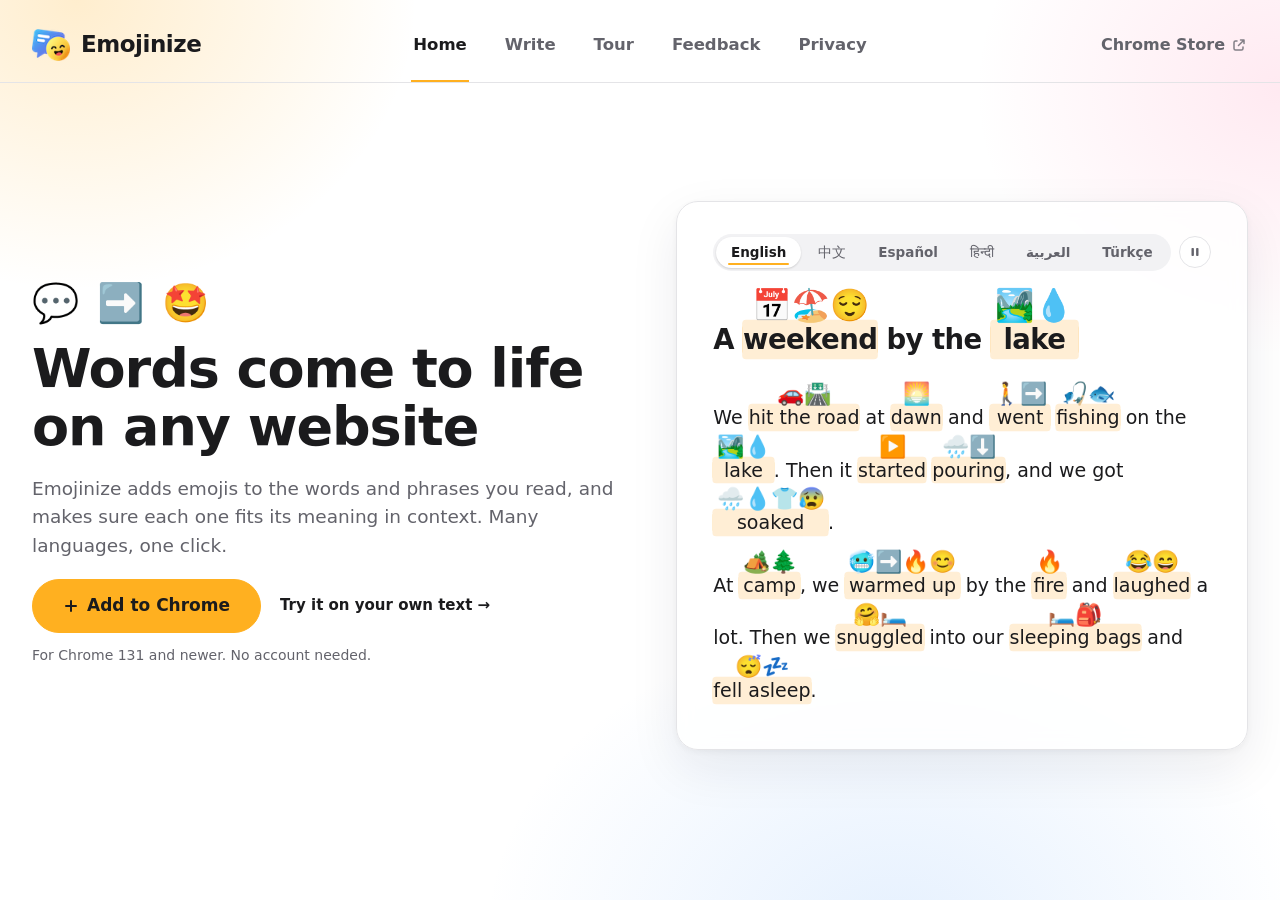
<file: index.html>
<!doctype html>
<html lang="en">
<head>
  <meta charset="utf-8">
  <meta name="viewport" content="width=device-width, initial-scale=1, viewport-fit=cover">
  <title>Emojinize: emojis for the words you read</title>
  <meta name="description" content="Emojinize is a Chrome extension that adds emojis to the words and phrases you read on any website, each one picked for what it means in context.">
  <link rel="canonical" href="https://emojinize.com/">
  <meta property="og:type" content="website">
  <meta property="og:site_name" content="Emojinize">
  <meta property="og:title" content="Emojinize: emojis for the words you read">
  <meta property="og:description" content="Words come to life on any website. Emojinize adds emojis that fit what each word means in context.">
  <meta property="og:url" content="https://emojinize.com/">
  <meta property="og:image" content="https://emojinize.com/assets/icons/store128.png">
  <meta name="twitter:card" content="summary">
  <meta name="theme-color" content="#ffffff" media="(prefers-color-scheme: light)">
  <meta name="theme-color" content="#19191b" media="(prefers-color-scheme: dark)">
  <link rel="icon" type="image/png" sizes="32x32" href="/assets/icons/icon32.png">
  <link rel="icon" type="image/png" sizes="16x16" href="/assets/icons/icon16.png">
  <link rel="apple-touch-icon" href="/assets/icons/store128.png">
  <link rel="stylesheet" href="/assets/site.css">
  <script>document.documentElement.classList.add("js");</script>
  <script src="/assets/config.js" defer></script>
  <script src="/assets/samples.js" defer></script>
  <script src="/assets/site.js" defer></script>
  <script src="/assets/stats.js" defer></script>
  <script src="/assets/carousel.js" defer></script>
</head>
<body>
  <header class="snav" data-emojinize="ui">
    <a class="slogo" href="/"><img src="/assets/icons/mark40.png" srcset="/assets/icons/mark40.png 48w, /assets/icons/mark60.png 72w, /assets/icons/mark80.png 96w, /assets/icons/mark120.png 144w" sizes="(min-width: 1100px) 38px, 29px" width="29" height="24" alt="">Emojinize</a>
    <nav class="links" aria-label="Site">
      <a href="/" aria-current="page">Home</a>
      <a href="/write/">Write</a>
      <a href="/tour/">Tour</a>
      <a href="/feedback/">Feedback</a>
      <a href="/privacy/">Privacy</a>
    </nav>
    <a class="storelink" href="https://chromewebstore.google.com/detail/cbofieekacidabdkojipfaokcahhbplm" data-store="nav">Chrome Store<svg width="13" height="13" viewBox="0 0 14 14" fill="none" stroke="currentColor" stroke-width="1.5" stroke-linecap="round" stroke-linejoin="round" aria-hidden="true"><path d="M5 3H3.5A1.5 1.5 0 0 0 2 4.5v6A1.5 1.5 0 0 0 3.5 12h6a1.5 1.5 0 0 0 1.5-1.5V9"/><path d="M8.5 2H12v3.5M12 2L6.5 7.5"/></svg></a>
  </header>

  <main class="pg pg-home">
    <section class="hero">
      <div class="copy">
        <div class="deco" aria-hidden="true"><span>💬</span><span>➡️</span><span>🤩</span></div>
        <h1 class="disp">Words come to life on any website</h1>
        <p class="lede">Emojinize adds emojis to the words and phrases you read, and makes sure each one fits its meaning in context. Many languages, one click.</p>

        <div class="act" data-when="new" data-emojinize="ui">
          <div class="cta">
            <a class="sbtn primary lg" href="https://chromewebstore.google.com/detail/cbofieekacidabdkojipfaokcahhbplm" data-store="home"><svg width="16" height="16" viewBox="0 0 16 16" fill="none" stroke="currentColor" stroke-width="2" stroke-linecap="round" aria-hidden="true"><path d="M8 3v10M3 8h10"/></svg>Add to Chrome</a>
            <a class="sbtn link" href="/write/">Try it on your own text →</a>
          </div>
          <p class="cap">For Chrome 131 and newer. No account needed.</p>
        </div>

        <div class="act" data-when="installed" data-emojinize="ui" hidden>
          <div class="cta">
            <span class="inst-big"><svg width="16" height="16" viewBox="0 0 16 16" fill="none" stroke="currentColor" stroke-width="2" stroke-linecap="round" stroke-linejoin="round" aria-hidden="true"><path d="M3.5 8.5l3 3 6-7"/></svg>Emojinize is installed</span>
            <a class="sbtn" href="/tour/">Take the tour</a>
          </div>
          <p class="cap">Open it from your toolbar, or press <kbd>Alt</kbd> <kbd>Shift</kbd> <kbd>E</kbd>.</p>
        </div>
      </div>

      <div class="scard demo lc" data-room data-carousel data-emojinize="ui">
        <div class="lc-bar">
          <div class="lc-tabs" role="tablist" aria-label="Language of the sample">
            <button type="button" role="tab" id="lc-tab-en" aria-controls="lc-en" aria-selected="true" lang="en">English<span class="lc-fill"></span></button>
            <button type="button" role="tab" id="lc-tab-zh" aria-controls="lc-zh" aria-selected="false" tabindex="-1" lang="zh">中文<span class="lc-fill"></span></button>
            <button type="button" role="tab" id="lc-tab-es" aria-controls="lc-es" aria-selected="false" tabindex="-1" lang="es">Español<span class="lc-fill"></span></button>
            <button type="button" role="tab" id="lc-tab-hi" aria-controls="lc-hi" aria-selected="false" tabindex="-1" lang="hi">हिन्दी<span class="lc-fill"></span></button>
            <button type="button" role="tab" id="lc-tab-ar" aria-controls="lc-ar" aria-selected="false" tabindex="-1" lang="ar">العربية<span class="lc-fill"></span></button>
            <button type="button" role="tab" id="lc-tab-tr" aria-controls="lc-tr" aria-selected="false" tabindex="-1" lang="tr">Türkçe<span class="lc-fill"></span></button>
          </div>
          <button type="button" class="lc-pause" aria-label="Pause"><svg class="lc-i-pause" width="12" height="12" viewBox="0 0 12 12" fill="currentColor" aria-hidden="true"><rect x="2.5" y="2" width="2.4" height="8" rx="0.8"/><rect x="7.1" y="2" width="2.4" height="8" rx="0.8"/></svg><svg class="lc-i-play" width="12" height="12" viewBox="0 0 12 12" fill="currentColor" aria-hidden="true"><path d="M3.5 2.2v7.6a.6.6 0 0 0 .9.5l6-3.8a.6.6 0 0 0 0-1L4.4 1.7a.6.6 0 0 0-.9.5z"/></svg></button>
        </div>
        <div class="lc-stage">
          <div class="lc-layer lc-cur" id="lc-en" role="tabpanel" aria-labelledby="lc-tab-en" lang="en" data-story="lake">
            <h2 class="an story-t" data-mode="ontop" data-render="title">A weekend by the lake</h2>
            <div class="demo-body">
              <p class="an" data-mode="ontop" data-render="p1">We hit the road at dawn and went fishing on the lake. Then it started pouring, and we got soaked.</p>
              <p class="an" data-mode="ontop" data-render="p2">At camp, we warmed up by the fire and laughed a lot. Then we snuggled into our sleeping bags and fell asleep.</p>
            </div>
          </div>
          <div class="lc-layer" id="lc-zh" role="tabpanel" aria-labelledby="lc-tab-zh" lang="zh" data-story="lake-zh">
            <h2 class="an story-t" data-mode="ontop" data-render="title"></h2>
            <div class="demo-body"><p class="an" data-mode="ontop" data-render="p1"></p><p class="an" data-mode="ontop" data-render="p2"></p></div>
          </div>
          <div class="lc-layer" id="lc-es" role="tabpanel" aria-labelledby="lc-tab-es" lang="es" data-story="lake-es">
            <h2 class="an story-t" data-mode="ontop" data-render="title"></h2>
            <div class="demo-body"><p class="an" data-mode="ontop" data-render="p1"></p><p class="an" data-mode="ontop" data-render="p2"></p></div>
          </div>
          <div class="lc-layer" id="lc-hi" role="tabpanel" aria-labelledby="lc-tab-hi" lang="hi" data-story="lake-hi">
            <h2 class="an story-t" data-mode="ontop" data-render="title"></h2>
            <div class="demo-body"><p class="an" data-mode="ontop" data-render="p1"></p><p class="an" data-mode="ontop" data-render="p2"></p></div>
          </div>
          <div class="lc-layer" id="lc-ar" role="tabpanel" aria-labelledby="lc-tab-ar" lang="ar" dir="rtl" data-story="lake-ar">
            <h2 class="an story-t" data-mode="ontop" data-render="title"></h2>
            <div class="demo-body"><p class="an" data-mode="ontop" data-render="p1"></p><p class="an" data-mode="ontop" data-render="p2"></p></div>
          </div>
          <div class="lc-layer" id="lc-tr" role="tabpanel" aria-labelledby="lc-tab-tr" lang="tr" data-story="lake-tr">
            <h2 class="an story-t" data-mode="ontop" data-render="title"></h2>
            <div class="demo-body"><p class="an" data-mode="ontop" data-render="p1"></p><p class="an" data-mode="ontop" data-render="p2"></p></div>
          </div>
        </div>
      </div>
    </section>
  </main>
</body>
</html>
</file>
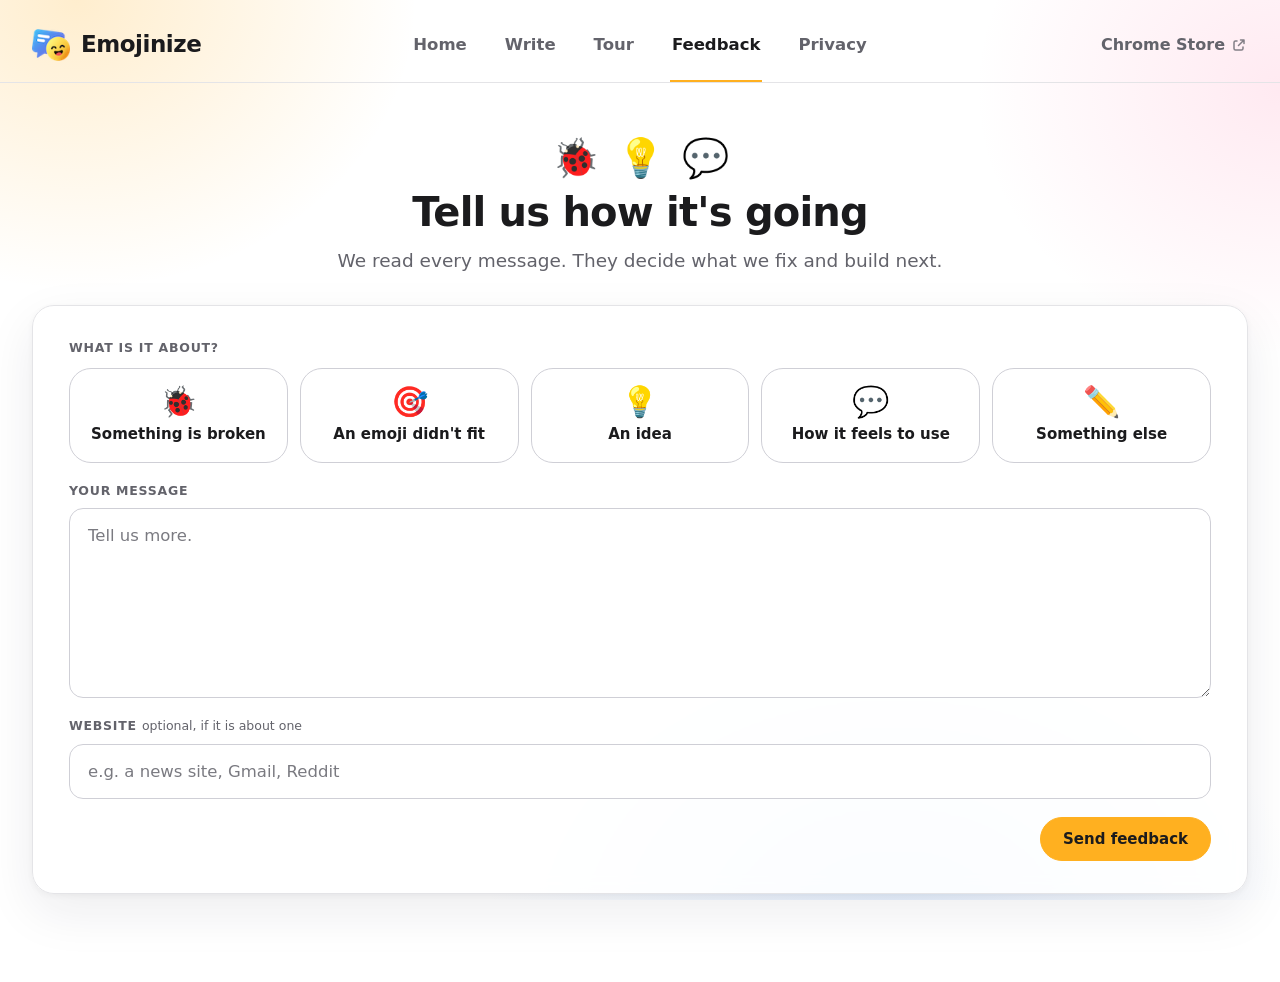
<file: feedback/index.html>
<!doctype html>
<html lang="en">
<head>
  <meta charset="utf-8">
  <meta name="viewport" content="width=device-width, initial-scale=1, viewport-fit=cover">
  <title>Feedback · Emojinize</title>
  <meta name="description" content="Tell us how Emojinize is working for you. We read every message.">
  <link rel="canonical" href="https://emojinize.com/feedback/">
  <meta property="og:type" content="website">
  <meta property="og:site_name" content="Emojinize">
  <meta property="og:title" content="Feedback · Emojinize">
  <meta property="og:description" content="Tell us how Emojinize is working for you. We read every message.">
  <meta property="og:url" content="https://emojinize.com/feedback/">
  <meta property="og:image" content="https://emojinize.com/assets/icons/store128.png">
  <meta name="twitter:card" content="summary">
  <meta name="theme-color" content="#ffffff" media="(prefers-color-scheme: light)">
  <meta name="theme-color" content="#19191b" media="(prefers-color-scheme: dark)">
  <link rel="icon" type="image/png" sizes="32x32" href="/assets/icons/icon32.png">
  <link rel="icon" type="image/png" sizes="16x16" href="/assets/icons/icon16.png">
  <link rel="apple-touch-icon" href="/assets/icons/store128.png">
  <link rel="stylesheet" href="/assets/site.css">
  <script>document.documentElement.classList.add("js");</script>
  <script src="/assets/config.js" defer></script>
  <script src="/assets/site.js" defer></script>
  <script src="/assets/stats.js" defer></script>
  <script src="/assets/feedback.js" defer></script>
</head>
<body>
  <header class="snav" data-emojinize="ui">
    <a class="slogo" href="/"><img src="/assets/icons/mark40.png" srcset="/assets/icons/mark40.png 48w, /assets/icons/mark60.png 72w, /assets/icons/mark80.png 96w, /assets/icons/mark120.png 144w" sizes="(min-width: 1100px) 38px, 29px" width="29" height="24" alt="">Emojinize</a>
    <nav class="links" aria-label="Site">
      <a href="/">Home</a>
      <a href="/write/">Write</a>
      <a href="/tour/">Tour</a>
      <a href="/feedback/" aria-current="page">Feedback</a>
      <a href="/privacy/">Privacy</a>
    </nav>
    <a class="storelink" href="https://chromewebstore.google.com/detail/cbofieekacidabdkojipfaokcahhbplm" data-store="nav">Chrome Store<svg width="13" height="13" viewBox="0 0 14 14" fill="none" stroke="currentColor" stroke-width="1.5" stroke-linecap="round" stroke-linejoin="round" aria-hidden="true"><path d="M5 3H3.5A1.5 1.5 0 0 0 2 4.5v6A1.5 1.5 0 0 0 3.5 12h6a1.5 1.5 0 0 0 1.5-1.5V9"/><path d="M8.5 2H12v3.5M12 2L6.5 7.5"/></svg></a>
  </header>

  <main class="pg pg-feedback" data-emojinize="ui">
    <div class="whead">
      <div class="deco" aria-hidden="true"><span>🐞</span><span>💡</span><span>💬</span></div>
      <h1 class="disp sm" id="fb-title">Tell us how it's going</h1>
      <p class="lede" id="fb-lede">We read every message. They decide what we fix and build next.</p>
    </div>

    <form class="scard fcard" id="fb" novalidate>
      <fieldset>
        <legend class="label">What is it about?</legend>
        <div class="ftiles">
          <label class="tile"><input type="radio" name="topic" value="broken"><span class="e" aria-hidden="true">🐞</span>Something is broken</label>
          <label class="tile"><input type="radio" name="topic" value="quality"><span class="e" aria-hidden="true">🎯</span>An emoji didn't fit</label>
          <label class="tile"><input type="radio" name="topic" value="idea"><span class="e" aria-hidden="true">💡</span>An idea</label>
          <label class="tile"><input type="radio" name="topic" value="experience"><span class="e" aria-hidden="true">💬</span>How it feels to use</label>
          <label class="tile"><input type="radio" name="topic" value="other"><span class="e" aria-hidden="true">✏️</span>Something else</label>
        </div>
      </fieldset>
      <div class="fld">
        <label class="label" for="msg">Your message</label>
        <textarea class="field" id="msg" name="message" rows="5" maxlength="5000" placeholder="Tell us more."></textarea>
      </div>
      <div class="fld">
        <label class="label" for="website">Website <span class="optnote">optional, if it is about one</span></label>
        <input class="field" id="website" name="website" type="text" maxlength="200" autocomplete="off" placeholder="e.g. a news site, Gmail, Reddit">
      </div>
      <!-- People never see or reach this; a bot that fills it in is told
           its message went through, and nothing is kept. -->
      <div class="trap" aria-hidden="true">
        <label for="company">Company</label>
        <input id="company" name="company" type="text" tabindex="-1" autocomplete="off">
      </div>
      <div id="turnstile"></div>
      <div class="wrow">
        <button class="sbtn primary" id="send" type="submit">Send feedback</button>
      </div>
      <p class="note" id="fb-status" role="status" aria-live="polite"></p>
    </form>

    <section class="scard thanks" id="thanks" hidden aria-labelledby="thanks-h">
      <div class="deco" aria-hidden="true"><span>🫶</span><span>💌</span><span>🙏</span></div>
      <h2 class="disp sm" id="thanks-h" tabindex="-1">Thank you</h2>
      <p class="lede">Your message reached us. We read every one.</p>
      <a class="sbtn" href="/">Back to Home</a>
    </section>

    <!-- Until the feedback Worker is live (config.js FEEDBACK_ENDPOINT). -->
    <section class="scard thanks" id="fb-tally" hidden aria-labelledby="tally-h">
      <h2 class="label" id="tally-h">Our feedback form</h2>
      <p class="lede">Our own form opens here soon. Until then, the form we have used so far takes your message, with the same topics.</p>
      <a class="sbtn primary" id="fb-tally-link" href="https://tally.so/r/44gJXB?source=site&amp;env=prod">Open the feedback form</a>
    </section>
  </main>
</body>
</html>
</file>
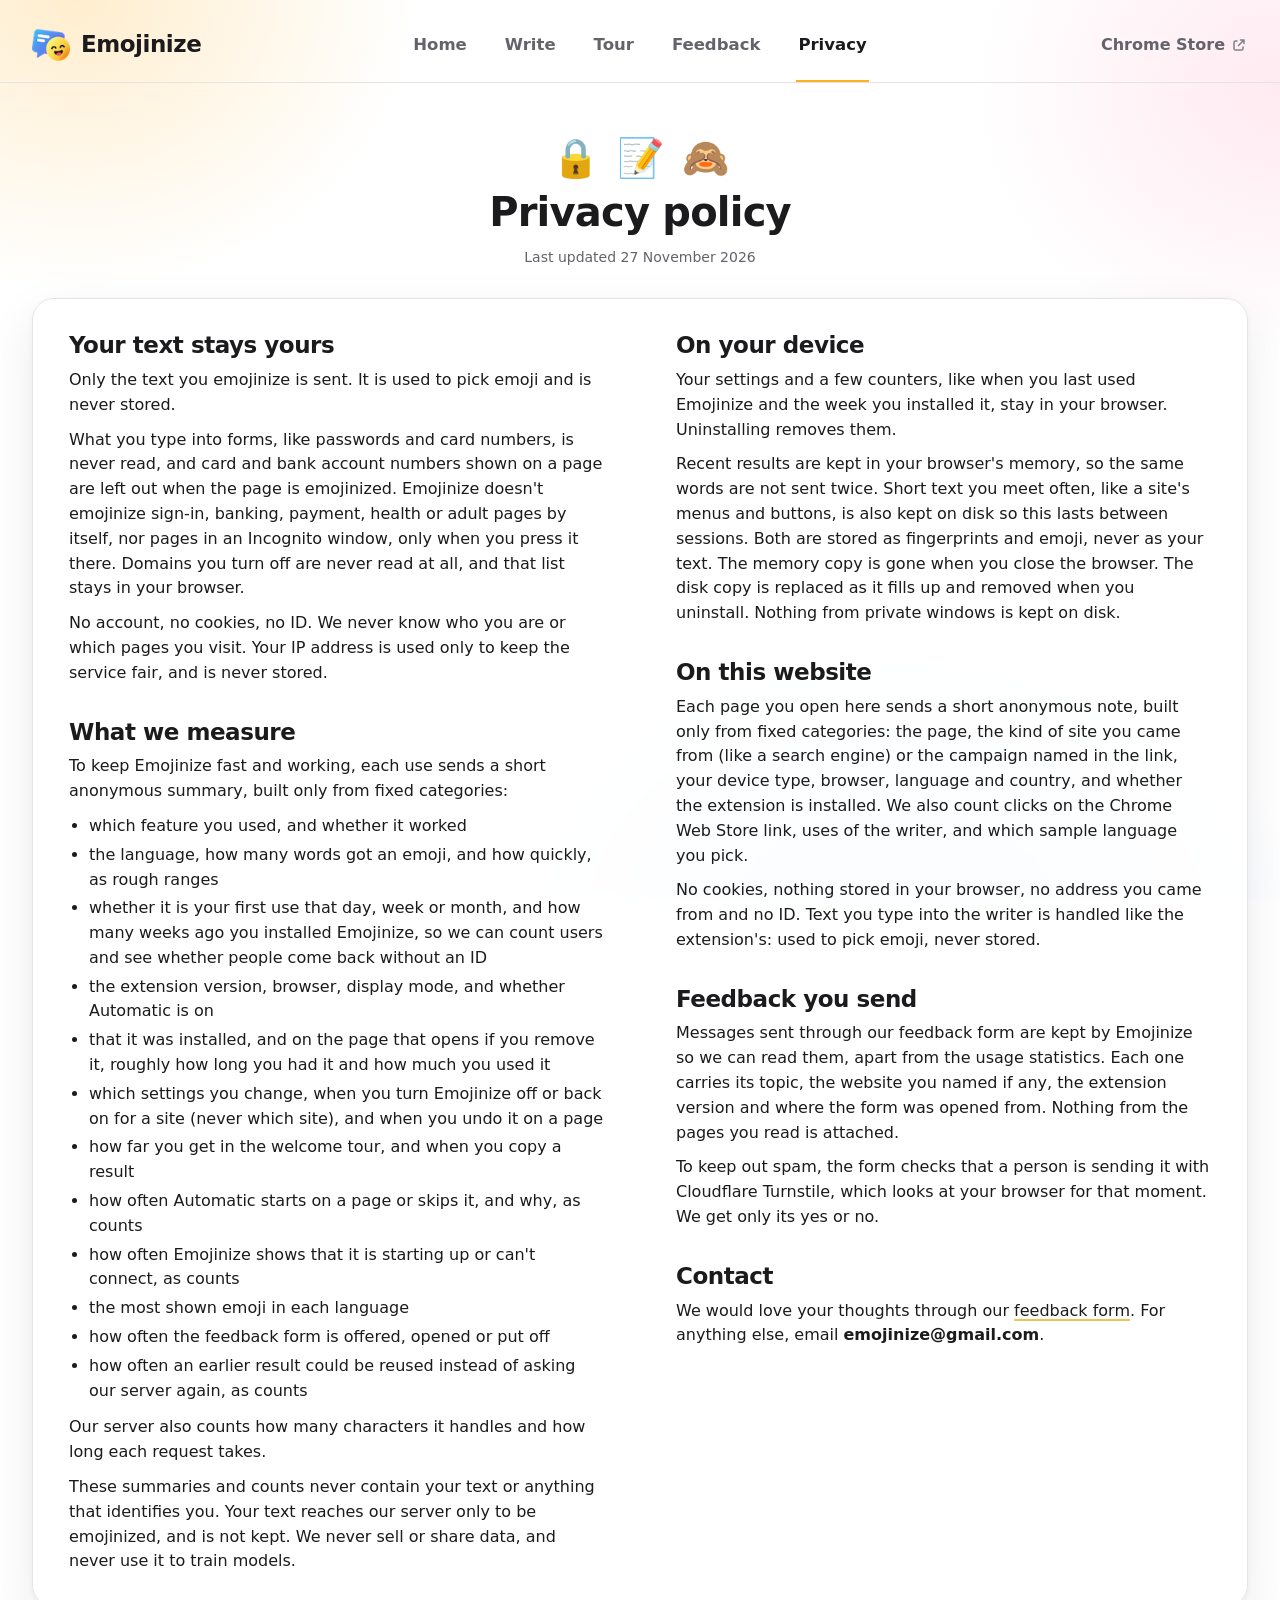
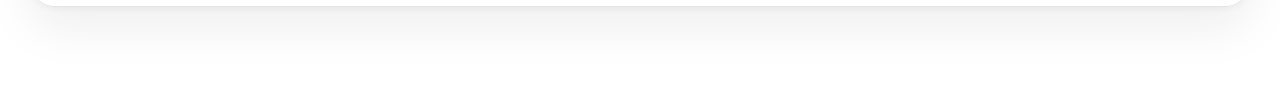
<file: privacy/index.html>
<!doctype html>
<html lang="en">
<head>
  <meta charset="utf-8">
  <meta name="viewport" content="width=device-width, initial-scale=1, viewport-fit=cover">
  <title>Privacy policy · Emojinize</title>
  <meta name="description" content="What Emojinize sends, what it measures, what stays on your device, and what it never keeps.">
  <link rel="canonical" href="https://emojinize.com/privacy/">
  <meta property="og:type" content="website">
  <meta property="og:site_name" content="Emojinize">
  <meta property="og:title" content="Privacy policy · Emojinize">
  <meta property="og:description" content="Only the text you emojinize is sent, and it is never stored.">
  <meta property="og:url" content="https://emojinize.com/privacy/">
  <meta property="og:image" content="https://emojinize.com/assets/icons/store128.png">
  <meta name="twitter:card" content="summary">
  <meta name="theme-color" content="#ffffff" media="(prefers-color-scheme: light)">
  <meta name="theme-color" content="#19191b" media="(prefers-color-scheme: dark)">
  <link rel="icon" type="image/png" sizes="32x32" href="/assets/icons/icon32.png">
  <link rel="icon" type="image/png" sizes="16x16" href="/assets/icons/icon16.png">
  <link rel="apple-touch-icon" href="/assets/icons/store128.png">
  <link rel="stylesheet" href="/assets/site.css">
  <script>document.documentElement.classList.add("js");</script>
  <script src="/assets/config.js" defer></script>
  <script src="/assets/site.js" defer></script>
  <script src="/assets/stats.js" defer></script>
</head>
<body>
  <header class="snav" data-emojinize="ui">
    <a class="slogo" href="/"><img src="/assets/icons/mark40.png" srcset="/assets/icons/mark40.png 48w, /assets/icons/mark60.png 72w, /assets/icons/mark80.png 96w, /assets/icons/mark120.png 144w" sizes="(min-width: 1100px) 38px, 29px" width="29" height="24" alt="">Emojinize</a>
    <nav class="links" aria-label="Site">
      <a href="/">Home</a>
      <a href="/write/">Write</a>
      <a href="/tour/">Tour</a>
      <a href="/feedback/">Feedback</a>
      <a href="/privacy/" aria-current="page">Privacy</a>
    </nav>
    <a class="storelink" href="https://chromewebstore.google.com/detail/cbofieekacidabdkojipfaokcahhbplm" data-store="nav">Chrome Store<svg width="13" height="13" viewBox="0 0 14 14" fill="none" stroke="currentColor" stroke-width="1.5" stroke-linecap="round" stroke-linejoin="round" aria-hidden="true"><path d="M5 3H3.5A1.5 1.5 0 0 0 2 4.5v6A1.5 1.5 0 0 0 3.5 12h6a1.5 1.5 0 0 0 1.5-1.5V9"/><path d="M8.5 2H12v3.5M12 2L6.5 7.5"/></svg></a>
  </header>

  <!-- The policy. The Chrome Web Store listing's data-use answers are read
       together with it (emojinize-web-extension site/README.md): change this
       page first, then the store answers and the code. -->
  <main class="pg pg-privacy" data-emojinize="ui">
    <div class="whead">
      <div class="deco" aria-hidden="true"><span>🔒</span><span>📝</span><span>🙈</span></div>
      <h1 class="disp sm">Privacy policy</h1>
      <p class="cap">Last updated 27 November 2026</p>
    </div>

    <article class="scard policy">
      <section>
        <h2>Your text stays yours</h2>
        <p>Only the text you emojinize is sent. It is used to pick emoji and is never stored.</p>
        <p>What you type into forms, like passwords and card numbers, is never read, and card and bank account numbers shown on a page are left out when the page is emojinized. Emojinize doesn't emojinize sign-in, banking, payment, health or adult pages by itself, nor pages in an Incognito window, only when you press it there. Domains you turn off are never read at all, and that list stays in your browser.</p>
        <p>No account, no cookies, no ID. We never know who you are or which pages you visit. Your IP address is used only to keep the service fair, and is never stored.</p>
      </section>

      <section>
        <h2>What we measure</h2>
        <p>To keep Emojinize fast and working, each use sends a short anonymous summary, built only from fixed categories:</p>
        <ul>
          <li>which feature you used, and whether it worked</li>
          <li>the language, how many words got an emoji, and how quickly, as rough ranges</li>
          <li>whether it is your first use that day, week or month, and how many weeks ago you installed Emojinize, so we can count users and see whether people come back without an ID</li>
          <li>the extension version, browser, display mode, and whether Automatic is on</li>
          <li>that it was installed, and on the page that opens if you remove it, roughly how long you had it and how much you used it</li>
          <li>which settings you change, when you turn Emojinize off or back on for a site (never which site), and when you undo it on a page</li>
          <li>how far you get in the welcome tour, and when you copy a result</li>
          <li>how often Automatic starts on a page or skips it, and why, as counts</li>
          <li>how often Emojinize shows that it is starting up or can't connect, as counts</li>
          <li>the most shown emoji in each language</li>
          <li>how often the feedback form is offered, opened or put off</li>
          <li>how often an earlier result could be reused instead of asking our server again, as counts</li>
        </ul>
        <p>Our server also counts how many characters it handles and how long each request takes.</p>
        <p>These summaries and counts never contain your text or anything that identifies you. Your text reaches our server only to be emojinized, and is not kept. We never sell or share data, and never use it to train models.</p>
      </section>

      <section>
        <h2>On your device</h2>
        <p>Your settings and a few counters, like when you last used Emojinize and the week you installed it, stay in your browser. Uninstalling removes them.</p>
        <p>Recent results are kept in your browser's memory, so the same words are not sent twice. Short text you meet often, like a site's menus and buttons, is also kept on disk so this lasts between sessions. Both are stored as fingerprints and emoji, never as your text. The memory copy is gone when you close the browser. The disk copy is replaced as it fills up and removed when you uninstall. Nothing from private windows is kept on disk.</p>
      </section>

      <section>
        <h2>On this website</h2>
        <p>Each page you open here sends a short anonymous note, built only from fixed categories: the page, the kind of site you came from (like a search engine) or the campaign named in the link, your device type, browser, language and country, and whether the extension is installed. We also count clicks on the Chrome Web Store link, uses of the writer, and which sample language you pick.</p>
        <p>No cookies, nothing stored in your browser, no address you came from and no ID. Text you type into the writer is handled like the extension's: used to pick emoji, never stored.</p>
      </section>

      <section>
        <h2>Feedback you send</h2>
        <p>Messages sent through our feedback form are kept by Emojinize so we can read them, apart from the usage statistics. Each one carries its topic, the website you named if any, the extension version and where the form was opened from. Nothing from the pages you read is attached.</p>
        <p>To keep out spam, the form checks that a person is sending it with Cloudflare Turnstile, which looks at your browser for that moment. We get only its yes or no.</p>
      </section>

      <section>
        <h2>Contact</h2>
        <p>We would love your thoughts through our <a class="inl" href="/feedback/">feedback form</a>. For anything else, email <span class="mail">emojinize@gmail.com</span>.</p>
      </section>
    </article>
  </main>
</body>
</html>
</file>
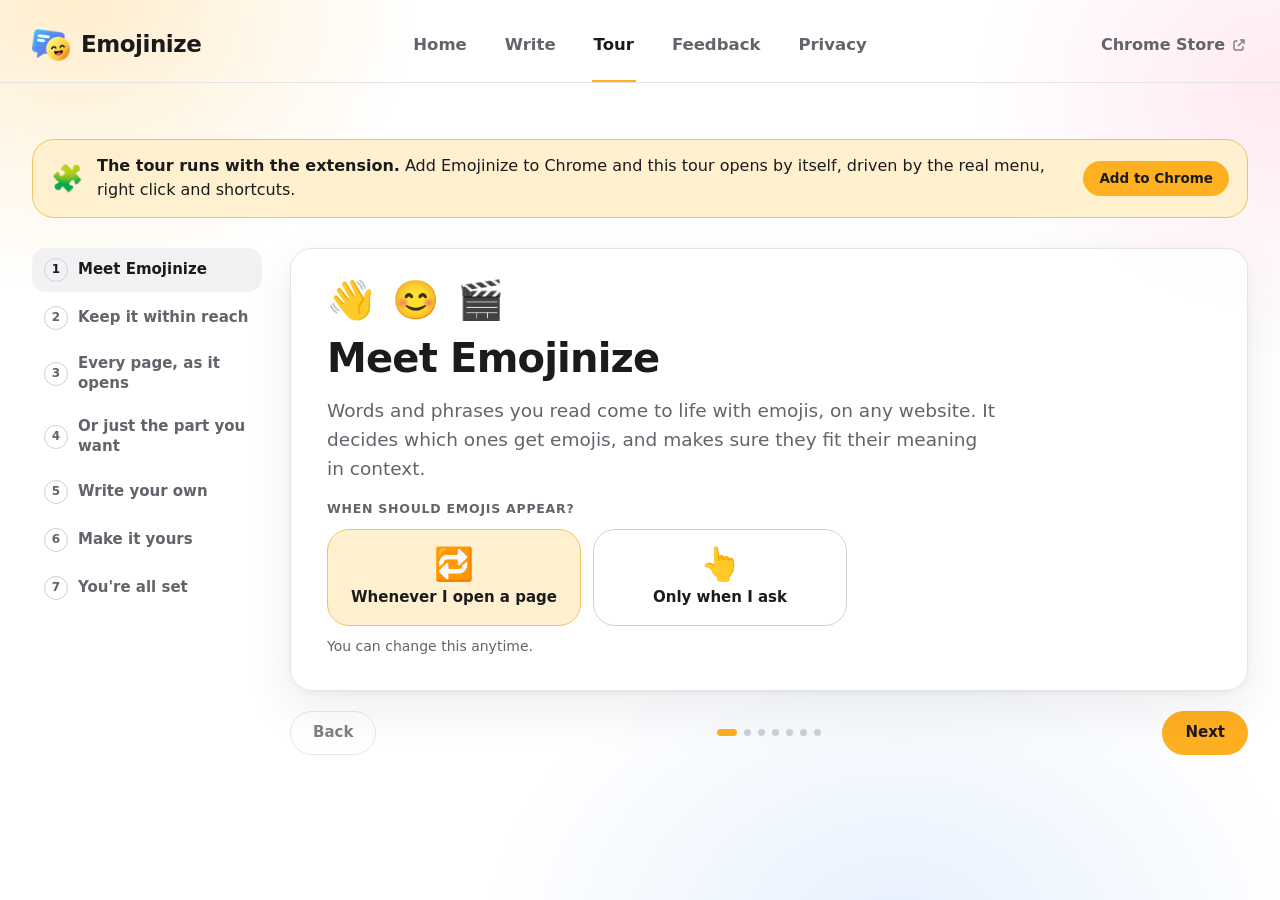
<file: tour/index.html>
<!doctype html>
<html lang="en">
<head>
  <meta charset="utf-8">
  <meta name="viewport" content="width=device-width, initial-scale=1, viewport-fit=cover">
  <title>Welcome tour · Emojinize</title>
  <meta name="description" content="A two minute walkthrough of everything Emojinize can do: whole pages, just the part you select, your own text, and your display settings.">
  <link rel="canonical" href="https://emojinize.com/tour/">
  <meta property="og:type" content="website">
  <meta property="og:site_name" content="Emojinize">
  <meta property="og:title" content="Welcome tour · Emojinize">
  <meta property="og:description" content="A two minute walkthrough of everything Emojinize can do.">
  <meta property="og:url" content="https://emojinize.com/tour/">
  <meta property="og:image" content="https://emojinize.com/assets/icons/store128.png">
  <meta name="twitter:card" content="summary">
  <meta name="theme-color" content="#ffffff" media="(prefers-color-scheme: light)">
  <meta name="theme-color" content="#19191b" media="(prefers-color-scheme: dark)">
  <link rel="icon" type="image/png" sizes="32x32" href="/assets/icons/icon32.png">
  <link rel="icon" type="image/png" sizes="16x16" href="/assets/icons/icon16.png">
  <link rel="apple-touch-icon" href="/assets/icons/store128.png">
  <link rel="stylesheet" href="/assets/site.css">
  <script>document.documentElement.classList.add("js");</script>
  <script src="/assets/config.js" defer></script>
  <script src="/assets/samples.js" defer></script>
  <script src="/assets/site.js" defer></script>
  <script src="/assets/stats.js" defer></script>
  <script src="/assets/tour.js" defer></script>
</head>
<body>
  <header class="snav" data-emojinize="ui">
    <a class="slogo" href="/"><img src="/assets/icons/mark40.png" srcset="/assets/icons/mark40.png 48w, /assets/icons/mark60.png 72w, /assets/icons/mark80.png 96w, /assets/icons/mark120.png 144w" sizes="(min-width: 1100px) 38px, 29px" width="29" height="24" alt="">Emojinize</a>
    <nav class="links" aria-label="Site">
      <a href="/">Home</a>
      <a href="/write/">Write</a>
      <a href="/tour/" aria-current="page">Tour</a>
      <a href="/feedback/">Feedback</a>
      <a href="/privacy/">Privacy</a>
    </nav>
    <a class="storelink" href="https://chromewebstore.google.com/detail/cbofieekacidabdkojipfaokcahhbplm" data-store="nav">Chrome Store<svg width="13" height="13" viewBox="0 0 14 14" fill="none" stroke="currentColor" stroke-width="1.5" stroke-linecap="round" stroke-linejoin="round" aria-hidden="true"><path d="M5 3H3.5A1.5 1.5 0 0 0 2 4.5v6A1.5 1.5 0 0 0 3.5 12h6a1.5 1.5 0 0 0 1.5-1.5V9"/><path d="M8.5 2H12v3.5M12 2L6.5 7.5"/></svg></a>
  </header>

  <!-- With the extension installed, it sets <html data-emojinize-tour="host">
       and runs the tour in #step, #rail, #dots, #back and #next.
       Only the tour's own controls are marked data-emojinize="ui": the
       extension emojinizes the sample story inside #step, as the tour asks. -->
  <main class="pg pg-tour">
    <!-- Each step's three title emoji, by step. The one copy: assets/tour.js
         reads it, and so does the extension's welcome.js when it runs the tour. -->
    <script type="application/json" id="tour-deco">
      {
        "welcome": ["👋", "😊", "🎬"],
        "pin": ["📌", "🧩", "⭐"],
        "page": ["📄", "➡️", "😀"],
        "select": ["🍰", "🖍️", "💫"],
        "write": ["✍️", "🪄", "🌈"],
        "display": ["⚙️", "🎚️", "👌"],
        "finish": ["🏁", "🎉", "🚀"]
      }
    </script>
    <div class="banner" data-when="new" data-emojinize="ui">
      <span class="e" aria-hidden="true">🧩</span>
      <div><b>The tour runs with the extension.</b> Add Emojinize to Chrome and this tour opens by itself, driven by the real menu, right click and shortcuts.</div>
      <a class="sbtn primary sm" href="https://chromewebstore.google.com/detail/cbofieekacidabdkojipfaokcahhbplm" data-store="tour">Add to Chrome</a>
    </div>

    <div class="trail">
      <ol class="rail" id="rail" aria-label="Steps" data-emojinize="ui"></ol>
      <div class="tmain">
        <section class="scard tcard" id="step" aria-label="Current step" data-room>
          <noscript><p class="note">The tour needs JavaScript to run.</p></noscript>
        </section>
        <nav class="tnav" aria-label="Tour" data-emojinize="ui">
          <button class="sbtn ghost" id="back" type="button">Back</button>
          <div class="dots" id="dots" role="img"></div>
          <button class="sbtn primary" id="next" type="button">Next</button>
        </nav>
      </div>
    </div>
  </main>
</body>
</html>
</file>
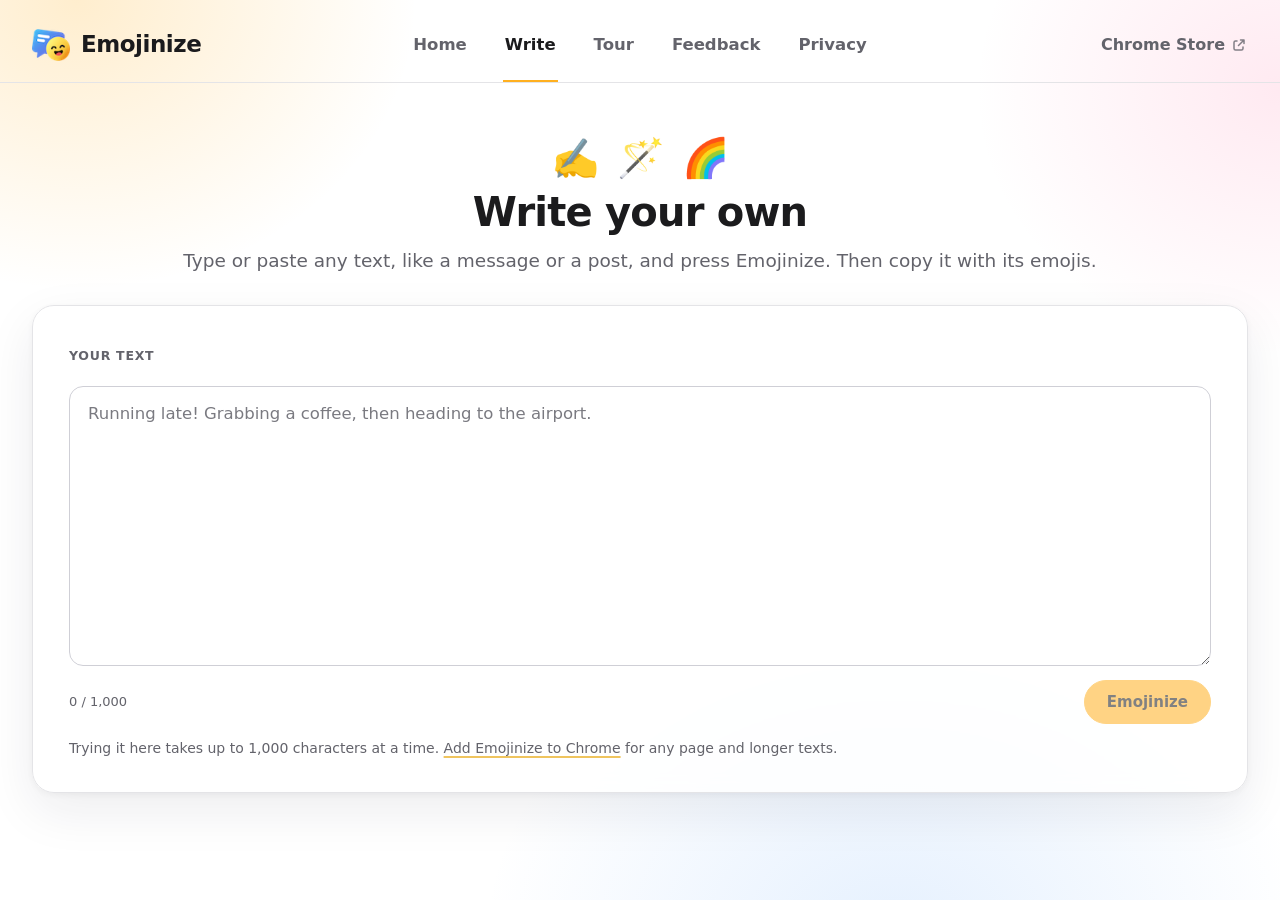
<file: write/index.html>
<!doctype html>
<html lang="en">
<head>
  <meta charset="utf-8">
  <meta name="viewport" content="width=device-width, initial-scale=1, viewport-fit=cover">
  <title>Write your own · Emojinize</title>
  <meta name="description" content="Type or paste any text, like a message or a post, and Emojinize adds emojis that fit. Then copy it with its emojis.">
  <link rel="canonical" href="https://emojinize.com/write/">
  <meta property="og:type" content="website">
  <meta property="og:site_name" content="Emojinize">
  <meta property="og:title" content="Write your own · Emojinize">
  <meta property="og:description" content="Type or paste any text and Emojinize adds emojis that fit. Then copy it with its emojis.">
  <meta property="og:url" content="https://emojinize.com/write/">
  <meta property="og:image" content="https://emojinize.com/assets/icons/store128.png">
  <meta name="twitter:card" content="summary">
  <meta name="theme-color" content="#ffffff" media="(prefers-color-scheme: light)">
  <meta name="theme-color" content="#19191b" media="(prefers-color-scheme: dark)">
  <link rel="icon" type="image/png" sizes="32x32" href="/assets/icons/icon32.png">
  <link rel="icon" type="image/png" sizes="16x16" href="/assets/icons/icon16.png">
  <link rel="apple-touch-icon" href="/assets/icons/store128.png">
  <link rel="stylesheet" href="/assets/site.css">
  <script>document.documentElement.classList.add("js");</script>
  <script src="/assets/config.js" defer></script>
  <script src="/assets/site.js" defer></script>
  <script src="/assets/stats.js" defer></script>
  <script src="/assets/api.js" defer></script>
  <script src="/assets/write.js" defer></script>
</head>
<body>
  <header class="snav" data-emojinize="ui">
    <a class="slogo" href="/"><img src="/assets/icons/mark40.png" srcset="/assets/icons/mark40.png 48w, /assets/icons/mark60.png 72w, /assets/icons/mark80.png 96w, /assets/icons/mark120.png 144w" sizes="(min-width: 1100px) 38px, 29px" width="29" height="24" alt="">Emojinize</a>
    <nav class="links" aria-label="Site">
      <a href="/">Home</a>
      <a href="/write/" aria-current="page">Write</a>
      <a href="/tour/">Tour</a>
      <a href="/feedback/">Feedback</a>
      <a href="/privacy/">Privacy</a>
    </nav>
    <a class="storelink" href="https://chromewebstore.google.com/detail/cbofieekacidabdkojipfaokcahhbplm" data-store="nav">Chrome Store<svg width="13" height="13" viewBox="0 0 14 14" fill="none" stroke="currentColor" stroke-width="1.5" stroke-linecap="round" stroke-linejoin="round" aria-hidden="true"><path d="M5 3H3.5A1.5 1.5 0 0 0 2 4.5v6A1.5 1.5 0 0 0 3.5 12h6a1.5 1.5 0 0 0 1.5-1.5V9"/><path d="M8.5 2H12v3.5M12 2L6.5 7.5"/></svg></a>
  </header>

  <!-- The box's ids are the seam with the extension: with it installed, it
       sets <html data-emojinize-writer="host"> and drives them itself. -->
  <main class="pg pg-write" data-emojinize="ui">
    <div class="whead">
      <div class="deco" aria-hidden="true"><span>✍️</span><span>🪄</span><span>🌈</span></div>
      <h1 class="disp sm">Write your own</h1>
      <p class="lede">Type or paste any text, like a message or a post, and press Emojinize. Then copy it with its emojis.</p>
    </div>

    <section class="scard wcard" id="writer" data-state="edit" data-room aria-labelledby="writer-label">
      <div class="rhead">
        <h2 class="label" id="writer-label">Your text</h2>
        <!-- With the extension: its service, only while it has a problem. -->
        <span class="chip" id="service" hidden><i></i><span id="service-text"></span></span>
        <div class="copies" id="copies" hidden>
          <button class="sbtn sm ghost" id="reveal" type="button" hidden>Reveal all</button>
          <button class="sbtn sm ghost" id="copy-annotated" type="button"><svg width="14" height="14" viewBox="0 0 16 16" fill="none" stroke="currentColor" stroke-width="1.5" stroke-linecap="round" stroke-linejoin="round" aria-hidden="true"><rect x="5.6" y="5.6" width="8.6" height="8.6" rx="2"/><path d="M11 5.6V4a2.2 2.2 0 0 0-2.2-2.2H4A2.2 2.2 0 0 0 1.8 4v4.8A2.2 2.2 0 0 0 4 11h1.6"/></svg><span>Copy annotated</span></button>
          <button class="sbtn sm ghost" id="copy-replaced" type="button"><svg width="14" height="14" viewBox="0 0 16 16" fill="none" stroke="currentColor" stroke-width="1.5" stroke-linecap="round" stroke-linejoin="round" aria-hidden="true"><rect x="5.6" y="5.6" width="8.6" height="8.6" rx="2"/><path d="M11 5.6V4a2.2 2.2 0 0 0-2.2-2.2H4A2.2 2.2 0 0 0 1.8 4v4.8A2.2 2.2 0 0 0 4 11h1.6"/></svg><span>Copy replaced</span></button>
        </div>
      </div>
      <textarea class="field" id="text" spellcheck="true" aria-labelledby="writer-label"
                placeholder="Running late! Grabbing a coffee, then heading to the airport."></textarea>
      <div class="result an" id="result" data-mode="ontop" hidden></div>
      <!-- With the extension: a long text's result comes in pages. -->
      <nav class="pager" id="pager" aria-label="Result pages" hidden>
        <button class="sbtn sm ghost" id="prev" type="button">← Prev</button>
        <span id="page-of"></span>
        <button class="sbtn sm ghost" id="next" type="button">Next →</button>
      </nav>
      <div class="wrow">
        <span class="count" id="count"></span>
        <span id="keys"></span>
        <button class="sbtn primary" id="go" type="button">Emojinize</button>
        <button class="sbtn" id="edit" type="button" hidden>Edit text</button>
      </div>
      <p class="note" id="why" hidden></p>
      <p class="note" id="status" role="status" aria-live="polite"></p>
      <p class="note" data-when="new">Trying it here takes up to 1,000 characters at a time. <a class="inl" href="https://chromewebstore.google.com/detail/cbofieekacidabdkojipfaokcahhbplm" data-store="write">Add Emojinize to Chrome</a> for any page and longer texts.</p>
      <p class="note" data-when="installed" hidden>Emoji size and display follow your settings in the Emojinize menu.</p>
    </section>
  </main>
</body>
</html>
</file>
<file: assets/site.css>
/*
 * emojinize.com: one stylesheet for every page.
 *
 * The colours are the extension's own (popup.html, write.html, welcome.html in
 * emojinize-web-extension), so the site, the popup and the in-page card read
 * as one product. The look was chosen in the style explorer on 2026-11-03:
 * underlined tabs centred in the top bar, soft glows, solid amber main button,
 * round corners, system headings, the tour's floating emoji trio, samples
 * On top, no footer. The layout for wide screens was chosen in the layout
 * explorer the same day (see "wide screens" below); phones and windows under
 * 1,100px keep the sizes before it.
 */

:root {
  color-scheme: light dark;
  --bg: #ffffff;
  --fg: #1b1b1d;
  --muted: #63636b;
  --border: #e4e4e7;
  --edge: #cfcfd6;
  --sunken: #f2f2f4;
  --card: rgba(255, 255, 255, 0.8);
  --accent: #ffb020;
  /* Text on the amber: always ink, in both themes, like the tour's Next. */
  --accent-ink: #1b1b1d;
  --tint: #fff1cf;
  --tint-edge: #efc45e;
  --focus: #a86500;
  --ok: #2ea043;
  --bad: #d1242f;
  --warn: #d99b1c;
  --line: #8e8e96;
  --seg-on: #ffffff;
  /* content.css's toggle highlight. */
  --hl: rgba(255, 176, 64, 0.22);
  --hl-hover: rgba(255, 176, 64, 0.42);
  --sel: rgba(96, 165, 250, 0.3);
  /* The emojis over emojinized words, as a share of the words' size; site.js
     fit() reads it too. Chosen in the size explorer: 115%. */
  --glyph-size: 1.15;
  --glow-amber: rgba(255, 176, 32, 0.22);
  --glow-pink: rgba(255, 122, 168, 0.16);
  --glow-sky: rgba(96, 165, 250, 0.16);
  --shadow: 0 18px 50px rgba(30, 30, 50, 0.08), 0 2px 8px rgba(30, 30, 50, 0.05);

  --body: system-ui, -apple-system, "Segoe UI", Roboto, sans-serif;
  --emoji: "Apple Color Emoji", "Segoe UI Emoji", "Noto Color Emoji", sans-serif;
  --dw: 650;
  --dls: -0.02em;

  --r-btn: 999px;
  --r-card: 22px;
  --r-field: 14px;
}

@media (prefers-color-scheme: dark) {
  :root {
    --bg: #19191b;
    --fg: #f1f1f2;
    --muted: #a1a1a8;
    --border: #3a3a40;
    --edge: #4b4b53;
    --sunken: #2c2c31;
    --card: rgba(33, 33, 36, 0.8);
    --tint: #3b2f12;
    --tint-edge: #8a6a1e;
    --focus: #ffb020;
    --ok: #3fb950;
    --bad: #ff6b6b;
    --line: #75757d;
    --seg-on: #3a3a40;
    --hl: rgba(255, 176, 64, 0.2);
    --hl-hover: rgba(255, 176, 64, 0.38);
    --sel: rgba(96, 165, 250, 0.32);
    --glow-amber: rgba(255, 176, 32, 0.14);
    --glow-pink: rgba(255, 122, 168, 0.1);
    --glow-sky: rgba(96, 165, 250, 0.12);
    --shadow: 0 18px 50px rgba(0, 0, 0, 0.45), 0 2px 8px rgba(0, 0, 0, 0.3);
  }
}

* {
  box-sizing: border-box;
}

html {
  min-height: 100%;
  -webkit-text-size-adjust: 100%;
}

body {
  min-height: 100vh;
  margin: 0;
  display: flex;
  flex-direction: column;
  color: var(--fg);
  font: 15px/1.55 var(--body);
  background:
    radial-gradient(38% 46% at 6% 0%, var(--glow-amber), transparent 70%),
    radial-gradient(34% 42% at 100% 10%, var(--glow-pink), transparent 70%),
    radial-gradient(46% 50% at 70% 104%, var(--glow-sky), transparent 70%),
    var(--bg);
  background-attachment: fixed;
}

img {
  max-width: 100%;
}

a {
  color: inherit;
}

button,
input,
textarea,
select {
  font: inherit;
  color: inherit;
}

:focus-visible {
  outline: 2px solid var(--focus);
  outline-offset: 2px;
}

[hidden] {
  display: none !important;
}

/* The feedback form's field for bots: out of sight, out of the tab order. */
.trap {
  position: absolute;
  left: -10000px;
  width: 1px;
  height: 1px;
  overflow: hidden;
}

.sr-only {
  position: absolute;
  width: 1px;
  height: 1px;
  padding: 0;
  margin: -1px;
  overflow: hidden;
  clip: rect(0, 0, 0, 0);
  white-space: nowrap;
  border: 0;
}

kbd {
  font: 600 12px/1 var(--body);
  padding: 3px 6px;
  border: 1px solid var(--edge);
  border-bottom-width: 2px;
  border-radius: 6px;
  background: var(--bg);
}

/* ---------- top bar: logo left, tabs centred, store link right ---------- */

.snav {
  display: grid;
  grid-template-columns: minmax(0, 1fr) auto minmax(0, 1fr);
  /* Bottom-aligned, so the open tab's underline lands on the bar's border;
     the bottom paddings below put all three on one centre line. */
  align-items: end;
  gap: 16px;
  padding: 16px max(32px, env(safe-area-inset-right, 0px)) 0 max(32px, env(safe-area-inset-left, 0px));
  border-bottom: 1px solid var(--border);
}

.slogo {
  justify-self: start;
  display: inline-flex;
  align-items: center;
  gap: 9px;
  padding-bottom: 18px;
  font: var(--dw) 19px/1 var(--body);
  letter-spacing: var(--dls);
  text-decoration: none;
  color: var(--fg);
}

.slogo img {
  display: block;
}

.links {
  justify-self: center;
  display: flex;
  justify-content: center;
  min-width: 0;
}

/* The tab's underline sits on the bar's bottom border. */
.links a {
  margin: 0 14px;
  padding: 10px 2px 19px;
  color: var(--muted);
  font-weight: 550;
  font-size: 15px;
  text-decoration: none;
  white-space: nowrap;
  box-shadow: inset 0 -2px 0 transparent;
}

.links a:hover,
.links a[aria-current="page"] {
  color: var(--fg);
}

.links a[aria-current="page"] {
  box-shadow: inset 0 -2px 0 var(--accent);
}

.storelink {
  justify-self: end;
  display: inline-flex;
  align-items: center;
  gap: 6px;
  padding: 8px 2px 19px;
  color: var(--muted);
  font-weight: 550;
  font-size: 14.5px;
  text-decoration: none;
  white-space: nowrap;
}

.storelink:hover {
  color: var(--fg);
}

.storelink svg {
  flex: none;
  opacity: 0.8;
}

/* ---------- page shell ---------- */

.pg {
  flex: 1;
  width: 100%;
  max-width: 1060px;
  margin: 0 auto;
  padding-block: 48px 72px;
  padding-left: max(32px, env(safe-area-inset-left, 0px));
  padding-right: max(32px, env(safe-area-inset-right, 0px));
  display: flex;
  flex-direction: column;
  gap: 24px;
}

.scard {
  padding: 26px 28px;
  border: 1px solid var(--border);
  border-radius: var(--r-card);
  background: var(--card);
  box-shadow: var(--shadow);
  backdrop-filter: blur(8px);
  -webkit-backdrop-filter: blur(8px);
}

.disp {
  margin: 0;
  font: var(--dw) 46px/1.08 var(--body);
  letter-spacing: var(--dls);
  text-wrap: balance;
}

.disp.sm {
  font-size: 34px;
  line-height: 1.15;
}

.lede {
  margin: 0;
  max-width: 58ch;
  color: var(--muted);
  font-size: 17.5px;
  line-height: 1.55;
  text-wrap: pretty;
}

.cap {
  margin: 0;
  color: var(--muted);
  font-size: 13px;
}

.note {
  margin: 0;
  color: var(--muted);
  font-size: 13.5px;
  text-wrap: pretty;
}

.note.bad {
  color: var(--bad);
}

.note:empty,
#turnstile:empty {
  display: none;
}

.label {
  margin: 0;
  color: var(--muted);
  font-size: 12px;
  font-weight: 650;
  letter-spacing: 0.06em;
  text-transform: uppercase;
}

.optnote {
  font-weight: 450;
  letter-spacing: 0;
  text-transform: none;
}

.ctl {
  font-weight: 650;
  color: var(--fg);
}

.inl {
  padding: 0;
  border: 0;
  background: none;
  cursor: pointer;
  text-decoration: underline;
  text-decoration-color: var(--tint-edge);
  text-decoration-thickness: 2px;
  text-underline-offset: 3px;
}

/* A page's title, centred over what it holds (Write, Feedback, Privacy). */
.whead {
  display: flex;
  flex-direction: column;
  align-items: center;
  gap: 12px;
  width: 100%;
  margin-inline: auto;
  text-align: center;
}

.whead .lede {
  max-width: none;
  text-wrap: balance;
}

/* The tour's three emoji, each bobbing on its own beat. */
.deco {
  display: flex;
  gap: 16px;
  font: 34px/1 var(--emoji);
  user-select: none;
}

.deco span {
  --lean: -4deg;
  --lift: -6px;
  display: inline-block;
  animation: float 5s ease-in-out infinite;
}

.deco span:nth-child(2) {
  --lean: 3deg;
  --lift: -8px;
  animation-duration: 5.8s;
  animation-delay: -1.6s;
}

.deco span:nth-child(3) {
  --lean: -2deg;
  --lift: -5px;
  animation-duration: 4.6s;
  animation-delay: -3.1s;
}

@keyframes float {
  50% {
    transform: translateY(var(--lift)) rotate(var(--lean));
  }
}

/* ---------- buttons ---------- */

.sbtn {
  display: inline-flex;
  align-items: center;
  justify-content: center;
  gap: 8px;
  min-height: 42px;
  padding: 0 20px;
  border: 1px solid var(--edge);
  border-radius: var(--r-btn);
  background: var(--bg);
  color: var(--fg);
  font-weight: 600;
  font-size: 14.5px;
  line-height: 1;
  text-decoration: none;
  white-space: nowrap;
  cursor: pointer;
  transition: background-color 0.12s ease, border-color 0.12s ease, transform 0.06s ease, filter 0.12s ease;
}

.sbtn:hover:not(:disabled):not([aria-disabled="true"]) {
  background: var(--sunken);
}

.sbtn:active:not(:disabled):not([aria-disabled="true"]) {
  transform: translateY(0.5px);
}

.sbtn:disabled,
.sbtn[aria-disabled="true"] {
  opacity: 0.55;
  cursor: default;
}

.sbtn.lg {
  min-height: 52px;
  padding: 0 26px;
  font-size: 16px;
}

.sbtn.sm {
  min-height: 34px;
  padding: 0 14px;
  font-size: 13px;
}

.sbtn.ghost {
  background: transparent;
}

.sbtn.link {
  padding-inline: 8px;
  border-color: transparent;
  background: transparent;
}

.sbtn.link:hover:not(:disabled) {
  background: transparent;
  text-decoration: underline;
  text-underline-offset: 4px;
}

.sbtn.primary {
  border-color: var(--accent);
  background: var(--accent);
  color: var(--accent-ink);
}

.sbtn.primary:hover:not(:disabled):not([aria-disabled="true"]) {
  background: var(--accent);
  filter: brightness(1.06);
}

.seg {
  display: inline-flex;
  gap: 2px;
  padding: 2px;
  border-radius: var(--r-btn);
  background: var(--sunken);
}

.seg button {
  padding: 7px 12px;
  border: 0;
  border-radius: var(--r-btn);
  background: none;
  color: var(--muted);
  font-weight: 550;
  font-size: 12.5px;
  line-height: 1;
  cursor: pointer;
}

.seg button[aria-checked="true"] {
  background: var(--seg-on);
  color: var(--fg);
  box-shadow: 0 1px 2px rgba(0, 0, 0, 0.14);
}

/* ---------- annotated text: On top and Toggle, as content.css draws them ---------- */

.an {
  margin: 0;
  overflow-wrap: break-word;
}

/* A phrase is an inline-block, so its row is placed from its own box: as an
   inline, Chrome can start it at the end of the line above, and its row
   lands off its words. site.js glue() keeps the comma after it on its line
   (.nb), which an inline-block alone would let go to the next. */
.an .nb {
  white-space: nowrap;
}

.an .w {
  --mark: var(--hl);
  position: relative;
  display: inline-block;
  line-height: 1.2;
  white-space: nowrap;
  /* Every marked word or phrase is tinted, in both modes, as content.css
     tints it in the page: a background plus same-colour shadows 0.09em above
     and below and only 0.03em to the sides, so a phrase reads as one and two
     neighbouring spans stay apart. */
  border-radius: 3px;
  background: var(--mark);
  box-shadow: 0 0.09em 0 0.03em var(--mark), 0 -0.09em 0 0.03em var(--mark);
}

/* With JavaScript, the tint arrives with the word's emoji. */
.js .an .w {
  --mark: transparent;
  transition: background-color 0.3s ease, box-shadow 0.3s ease;
  transition-delay: calc(min(var(--i, 0), 16) * 60ms);
}

.js .an.on .w,
.js .an .w.got {
  --mark: var(--hl);
}

/* While site.js fit() sizes the rows: a new size shows at once. Not while a
   carousel language's emojis are landing (carousel.js .lc-landing): taking
   their transitions off cancels the ones still waiting, and every emoji not
   yet landed showed at once (a font arriving late on a first visit). */
.an.refit:not(.lc-landing .an) .w:not(.landing) .g {
  transition: none !important;
}

/* A streamed emoji landing (site.js lander, the writer): its box grows to
   its row as it lands, and the words after it slide along rather than jump.
   A refit spares it (above), so it is never cut short. */
.js .an .w.landing {
  transition: background-color 0.3s ease, box-shadow 0.3s ease, padding-inline 0.3s ease;
}

/* --dx: how far site.js fit() slid the row off its words' centre.
   A row of emojis is always laid out left to right, as the model wrote it:
   inside right-to-left text (Arabic) it would otherwise come out reversed,
   and 🥶➡️🔥😊 ("warmed up") would read 😊🔥➡️🥶. */
.an .g {
  direction: ltr;
  unicode-bidi: isolate;
  position: absolute;
  left: calc(50% + var(--dx, 0px));
  font-family: var(--emoji);
  font-style: normal;
  font-weight: 400;
  letter-spacing: 0;
  line-height: 1;
  white-space: nowrap;
  pointer-events: none;
}

/* Room above each line: the words' box (1.2em), the row of emojis, and
   0.38em of air between the row and the line above. */
.an[data-mode="ontop"] {
  line-height: max(2.4em, calc(1.62em + var(--glyph-size) * 1em));
}

/* --fit: the size site.js fit() gives the rows of a line, so neighbours keep
   apart; drawn smaller about the row's foot. */
.an[data-mode="ontop"] .g {
  bottom: calc(100% + 0.04em);
  font-size: calc(var(--glyph-size) * 1em);
  transform: translate(-50%, 0) scale(var(--fit, 1));
  transform-origin: 50% 100%;
}

/* Emojis land one after another when the page has JavaScript to run the
   landing; without it they are simply there. */
.js .an[data-mode="ontop"] .g {
  opacity: 0;
  transform: translate(-50%, 0.45em) scale(0.45);
  transition: opacity 0.3s ease, transform 0.5s cubic-bezier(0.2, 1.5, 0.35, 1);
  transition-delay: calc(min(var(--i, 0), 16) * 60ms);
}

.js .an[data-mode="ontop"].on .g,
.js .an[data-mode="ontop"] .w.got .g {
  opacity: 1;
  transform: translate(-50%, 0) scale(var(--fit, 1));
}

.an[data-mode="toggle"] {
  line-height: 1.8;
}

.an[data-mode="toggle"] .w {
  cursor: pointer;
}

.an[data-mode="toggle"] .w:hover {
  --mark: var(--hl-hover) !important;
  transition-delay: 0s;
}

/* Over the words at the emojis' size, between 1em and 1.25em; a glyph wider
   than its words is drawn smaller (--fit), so it covers them and not their
   neighbours (in [data-room], the box is padded to fit it). */
.an[data-mode="toggle"] .g {
  top: 50%;
  font-size: clamp(1em, var(--glyph-size) * 1em, 1.25em);
  opacity: 0;
  transform: translate(-50%, -50%) scale(var(--fit, 1));
}

.an[data-mode="toggle"] .w:hover .g,
.an[data-mode="toggle"] .w.show .g {
  opacity: 1;
}

.an[data-mode="toggle"] .w:hover .t,
.an[data-mode="toggle"] .w.show .t {
  color: transparent;
}

/* ---------- home ---------- */

.pg-home {
  justify-content: center;
}

.hero {
  display: grid;
  grid-template-columns: minmax(0, 1.05fr) minmax(0, 1fr);
  gap: 44px;
  align-items: center;
}

.copy {
  display: flex;
  flex-direction: column;
  gap: 18px;
  min-width: 0;
}

.act {
  display: flex;
  flex-direction: column;
  gap: 12px;
}

.cta {
  display: flex;
  flex-wrap: wrap;
  align-items: center;
  gap: 10px;
}

.inst-big {
  display: inline-flex;
  align-items: center;
  gap: 8px;
  min-height: 52px;
  padding: 0 20px;
  border-radius: var(--r-btn);
  background: var(--sunken);
  font-weight: 600;
}

.inst-big svg {
  flex: none;
  color: var(--ok);
}

.demo {
  display: flex;
  flex-direction: column;
  gap: 14px;
  min-width: 0;
}

.demo-head {
  display: flex;
  flex-wrap: wrap;
  align-items: center;
  gap: 10px;
}

.demo-head .label {
  margin-right: auto;
}

/* Home's sample in six languages (carousel.js): the language tabs, then one
   layer per language, stacked in one cell so the card keeps the height of
   the longest and the page never jumps. Without JavaScript, only English. */
.lc-bar {
  container-type: inline-size;
  display: flex;
  align-items: center;
  gap: 8px;
}

.lc-tabs {
  flex: 1;
  min-width: 0;
  display: flex;
  gap: 2px;
  padding: 3px;
  border-radius: var(--r-btn);
  background: var(--sunken);
}

.lc-tabs button {
  position: relative;
  flex: auto;
  padding: 7px 10px;
  border: 0;
  border-radius: var(--r-btn);
  background: none;
  color: var(--muted);
  font-weight: 550;
  font-size: 13px;
  line-height: 1.1;
  white-space: nowrap;
  cursor: pointer;
}

.lc-tabs button:hover {
  color: var(--fg);
}

.lc-tabs button[aria-selected="true"] {
  background: var(--seg-on);
  color: var(--fg);
  box-shadow: 0 1px 2px rgba(0, 0, 0, 0.14);
}

/* The active tab fills like a timer while the languages rotate. */
.lc-fill {
  position: absolute;
  left: 12px;
  right: 12px;
  bottom: 3px;
  height: 2px;
  border-radius: 2px;
  background: var(--accent);
  transform: scaleX(0);
  transform-origin: left;
}

.lc.lc-run [aria-selected="true"] .lc-fill {
  animation: lc-fill var(--lc-dur) linear forwards;
}

@keyframes lc-fill {
  to {
    transform: scaleX(1);
  }
}

/* Where the six don't fit on one row (phones, and the hero's narrow column
   from 760 to 1,100px): two rows of three. */
@container (max-width: 480px) {
  .lc-tabs {
    display: grid;
    grid-template-columns: repeat(3, minmax(0, 1fr));
    border-radius: 16px;
  }

  .lc-tabs button {
    padding-inline: 4px;
  }
}

.lc-pause {
  flex: none;
  display: inline-grid;
  place-items: center;
  width: 32px;
  height: 32px;
  padding: 0;
  border: 1px solid var(--border);
  border-radius: var(--r-btn);
  background: var(--bg);
  color: var(--muted);
  cursor: pointer;
}

.lc-pause:hover {
  border-color: var(--edge);
  color: var(--fg);
}

.lc-i-play,
.lc.lc-held .lc-i-pause {
  display: none;
}

.lc.lc-held .lc-i-play {
  display: block;
}

html:not(.js) .lc-bar,
html:not(.js) .lc-layer:not(:first-child) {
  display: none;
}

/* Room between the tabs and the emojis over the title's words. */
.lc-stage {
  display: grid;
  margin-top: 16px;
}

.lc-layer {
  grid-area: 1 / 1;
  min-width: 0;
  display: flex;
  flex-direction: column;
  gap: 14px;
}

/* Hidden layers keep their layout (site.js fits their rows, carousel.js
   orders them). The next one fades in a beat after the last fades out. */
.js .lc-layer {
  transition: opacity 0.32s ease, visibility 0s linear 0.32s;
}

.js .lc-layer:not(.lc-cur) {
  opacity: 0;
  visibility: hidden;
}

.js .lc-layer.lc-cur {
  transition: opacity 0.32s ease 0.12s, visibility 0s;
}

.lc-layer[lang="ar"] .story-t,
.lc-layer[lang="hi"] .story-t {
  letter-spacing: 0;
}

/* Each emoji lands --lc-per after the one before it, with no cap, in the
   order carousel.js gives (--i). */
.js .lc .an .w,
.js .lc .an[data-mode="ontop"] .g {
  transition-delay: calc(var(--i, 0) * var(--lc-per, 70ms));
}

.lc-snap,
.lc-snap * {
  transition: none !important;
  animation: none !important;
}

.demo-body {
  display: flex;
  flex-direction: column;
  gap: 10px;
}

.demo-body p.an {
  font-size: 17.5px;
}

.story-t {
  font: var(--dw) 24px/1.2 var(--body);
  letter-spacing: var(--dls);
}

/* ---------- write ---------- */

.wcard {
  display: flex;
  flex-direction: column;
  gap: 14px;
  width: 100%;
  max-width: 820px;
  margin-inline: auto;
}

.rhead {
  display: flex;
  flex-wrap: wrap;
  align-items: center;
  gap: 10px;
  min-height: 34px;
}

.copies {
  display: flex;
  flex-wrap: wrap;
  gap: 8px;
  margin-left: auto;
}

.copies svg {
  flex: none;
}

.field {
  width: 100%;
  padding: 12px 15px;
  border: 1px solid var(--edge);
  border-radius: var(--r-field);
  background: var(--bg);
  color: var(--fg);
  font: 15.5px/1.55 var(--body);
}

.field::placeholder {
  color: var(--muted);
  opacity: 0.85;
}

textarea.field {
  min-height: 160px;
  resize: vertical;
}

.result {
  min-height: 160px;
  padding: 4px 2px;
  font-size: 18.5px;
  white-space: pre-wrap;
}

.wrow {
  display: flex;
  flex-wrap: wrap;
  align-items: center;
  gap: 10px 12px;
}

.count {
  margin-right: auto;
  color: var(--muted);
  font-size: 13px;
  font-variant-numeric: tabular-nums;
}

.count.over {
  color: var(--bad);
}

/* ---------- tour ---------- */

.banner {
  display: flex;
  flex-wrap: wrap;
  align-items: center;
  gap: 12px 14px;
  padding: 14px 18px;
  border: 1px solid var(--tint-edge);
  border-radius: var(--r-card);
  background: var(--tint);
}

.banner .e {
  font: 26px/1 var(--emoji);
}

.banner div {
  flex: 1;
  min-width: 200px;
}

.trail {
  display: grid;
  grid-template-columns: 230px minmax(0, 1fr);
  gap: 28px;
  align-items: start;
}

.tmain {
  display: flex;
  flex-direction: column;
  gap: 20px;
  min-width: 0;
}

.rail {
  display: flex;
  flex-direction: column;
  gap: 4px;
  margin: 0;
  padding: 0;
  list-style: none;
}

.rail button {
  display: flex;
  align-items: center;
  gap: 10px;
  width: 100%;
  padding: 8px 10px;
  border: 0;
  border-radius: var(--r-field);
  background: none;
  color: var(--muted);
  font-weight: 550;
  font-size: 14px;
  line-height: 1.3;
  text-align: left;
  cursor: pointer;
}

.rail button:hover {
  color: var(--fg);
}

.rail button[aria-current="step"] {
  background: var(--sunken);
  color: var(--fg);
}

.rail .n {
  display: grid;
  place-items: center;
  flex: none;
  width: 24px;
  height: 24px;
  border: 1px solid var(--edge);
  border-radius: 50%;
  font-size: 12px;
  font-variant-numeric: tabular-nums;
}

.rail .done .n {
  border-color: var(--accent);
  background: var(--accent);
  color: var(--accent-ink);
}

.tcard {
  display: flex;
  flex-direction: column;
  min-height: 380px;
}

.step-c {
  display: flex;
  flex-direction: column;
  align-items: flex-start;
  gap: 16px;
}

.step-c h1:focus {
  outline: none;
}

/* The tour's samples land as Home's carousel does: each emoji 70 ms after
   the one before it, in reading order (tour.js, site.js order()), no cap. */
.js .tcard .an[data-mode="ontop"] .w,
.js .tcard .an[data-mode="ontop"] .g {
  transition-delay: calc(var(--i, 0) * 70ms);
}

.choice {
  display: flex;
  flex-direction: column;
  gap: 10px;
  width: 100%;
}

.tiles {
  display: grid;
  grid-template-columns: repeat(2, minmax(0, 1fr));
  gap: 12px;
  width: 100%;
  max-width: 520px;
}

.tile {
  position: relative;
  display: flex;
  flex-direction: column;
  align-items: center;
  gap: 8px;
  padding: 18px 12px;
  border: 1px solid var(--edge);
  border-radius: var(--r-card);
  background: var(--bg);
  font-weight: 600;
  font-size: 14.5px;
  line-height: 1.3;
  text-align: center;
  cursor: pointer;
}

.tile:hover {
  background: var(--sunken);
}

.tile .e {
  font: 30px/1 var(--emoji);
}

.tile[aria-checked="true"],
.tile:has(input:checked) {
  border-color: var(--tint-edge);
  background: var(--tint);
}

.tile input {
  position: absolute;
  width: 1px;
  height: 1px;
  opacity: 0;
  pointer-events: none;
}

.tile:has(input:focus-visible) {
  outline: 2px solid var(--focus);
  outline-offset: 2px;
}

.howlist {
  display: flex;
  flex-direction: column;
  gap: 8px;
  margin: 0;
  padding-left: 22px;
}

.howlist img {
  vertical-align: -3px;
}

.story {
  display: flex;
  flex-direction: column;
  gap: 8px;
  width: 100%;
  padding: 18px 20px;
  border: 1px solid var(--border);
  border-radius: var(--r-field);
  background: var(--bg);
}

.story p {
  margin: 0;
}

.story p.an {
  font-size: 16.5px;
}

.sel {
  border-radius: 2px;
  background: var(--sel);
  color: inherit;
  transition: background-color 0.4s ease;
}

.sel.off {
  background: transparent;
}

.keys {
  display: flex;
  flex-direction: column;
  gap: 10px;
}

.keys div {
  display: flex;
  align-items: center;
  gap: 14px;
}

.keys .combo {
  display: inline-flex;
  gap: 4px;
  min-width: 150px;
}

.tnav {
  display: flex;
  align-items: center;
  justify-content: space-between;
  gap: 12px;
}

.dots {
  display: flex;
  align-items: center;
  gap: 7px;
}

.dots i {
  width: 7px;
  height: 7px;
  border-radius: 4px;
  background: var(--edge);
  transition: width 0.2s ease;
}

.dots i.cur {
  width: 20px;
  background: var(--accent);
}

/* ---------- feedback ---------- */

.pg-feedback .scard,
.pg-feedback .whead {
  width: 100%;
  max-width: 760px;
  margin-inline: auto;
}

.fcard {
  display: flex;
  flex-direction: column;
  gap: 18px;
}

.fcard fieldset {
  min-width: 0;
  margin: 0;
  padding: 0;
  border: 0;
}

.fcard legend {
  margin-bottom: 10px;
  padding: 0;
}

.fld {
  display: flex;
  flex-direction: column;
  gap: 8px;
}

.ftiles {
  display: grid;
  grid-template-columns: repeat(auto-fill, minmax(128px, 1fr));
  gap: 10px;
}

.ftiles .tile {
  padding: 14px 10px;
  font-size: 13.5px;
}

.ftiles .tile .e {
  font-size: 24px;
}

/* Send, on the right. */
.fcard .wrow {
  justify-content: flex-end;
}

.thanks {
  display: flex;
  flex-direction: column;
  align-items: flex-start;
  gap: 12px;
}

/* ---------- privacy ---------- */

.pg-privacy .whead,
.policy {
  width: 100%;
  max-width: 760px;
  margin-inline: auto;
}

.policy {
  display: flex;
  flex-direction: column;
  gap: 26px;
}

.policy section > :last-child {
  margin-bottom: 0;
}

.policy h2 {
  margin: 0 0 8px;
  font: var(--dw) 21px/1.25 var(--body);
  letter-spacing: var(--dls);
}

.policy p {
  margin: 0 0 10px;
  text-wrap: pretty;
}

.policy ul {
  display: flex;
  flex-direction: column;
  gap: 4px;
  margin: 4px 0 12px;
  padding-left: 20px;
}

.mail {
  font-weight: 600;
  user-select: all;
}

/* ---------- what the extension draws here (Write and Tour with it installed) ----------
   The extension runs the writer and the tour on this site itself
   (emojinize-web-extension write.js and welcome.js) and builds their markup;
   these are the classes it uses, in this site's look. The tour's rules start
   html[data-emojinize-tour="host"]: the site's own preview builds into the
   same #step with some of the same classes (.story, .seg, .keys), and must
   not take the extension's serif story or its tiles. */

.chip {
  display: inline-flex;
  align-items: center;
  gap: 7px;
  width: fit-content;
  padding: 5px 13px 5px 10px;
  border-radius: 999px;
  background: var(--sunken);
  color: var(--muted);
  font-size: 13px;
}

.chip i {
  flex: none;
  width: 8px;
  height: 8px;
  border-radius: 50%;
  background: var(--line);
}

.chip[data-state="waking"] i {
  background: var(--warn);
  animation: pulse 1.2s ease-in-out infinite;
}

.chip[data-state="down"] i {
  background: var(--bad);
}

.chip[data-ok="true"] {
  color: var(--fg);
}

.chip[data-ok="true"] i {
  background: var(--ok);
}

@keyframes pulse {
  50% {
    opacity: 0.35;
  }
}

.caps {
  display: inline-flex;
  align-items: baseline;
  gap: 3px;
  vertical-align: baseline;
}

.caps .plus {
  color: var(--muted);
  font-size: 11px;
}

#keys {
  color: var(--muted);
  font-size: 12.5px;
}

.count[data-full="true"] {
  color: var(--fg);
  font-weight: 600;
}

.pager {
  display: flex;
  align-items: center;
  justify-content: center;
  gap: 14px;
  color: var(--muted);
  font-size: 13px;
  font-variant-numeric: tabular-nums;
}

#back[data-gone="true"] {
  visibility: hidden;
}

.dots i[data-on="true"] {
  width: 20px;
  background: var(--accent);
}

.dots i[data-done="true"] {
  background: var(--line);
}

/* The tour's step, as welcome.js builds it: on the page, not in a card, its
   own cards inside. */
html[data-emojinize-tour="host"] #step {
  display: flex;
  flex-direction: column;
  justify-content: center;
  gap: 22px;
  min-height: 420px;
  padding: 0;
  border: 0;
  background: none;
  box-shadow: none;
  backdrop-filter: none;
  -webkit-backdrop-filter: none;
}

html[data-emojinize-tour="host"] #step .copy {
  display: flex;
  flex-direction: column;
  gap: 12px;
}

html[data-emojinize-tour="host"] #step .copy h1 {
  margin: 0;
  font: var(--dw) 34px/1.15 var(--body);
  letter-spacing: var(--dls);
  text-wrap: balance;
}

html[data-emojinize-tour="host"] #step .copy h1:focus {
  outline: none;
}

html[data-emojinize-tour="host"] #step .copy p {
  margin: 0;
  max-width: 62ch;
  color: var(--muted);
  font-size: 17px;
  text-wrap: pretty;
}

html[data-emojinize-tour="host"] #step .card {
  padding: 22px 26px;
  border: 1px solid var(--border);
  border-radius: var(--r-card);
  background: var(--card);
  box-shadow: var(--shadow);
  backdrop-filter: blur(8px);
  -webkit-backdrop-filter: blur(8px);
}

html[data-emojinize-tour="host"] #step .note {
  font-size: 14.5px;
}

html[data-emojinize-tour="host"] #step .note strong,
html[data-emojinize-tour="host"] #step .note a {
  color: var(--fg);
  font-weight: 600;
}

html[data-emojinize-tour="host"] #step .row {
  display: flex;
  flex-wrap: wrap;
  align-items: center;
  gap: 12px;
}

/* A control in the Emojinize menu, named in the copy, drawn like one. */
html[data-emojinize-tour="host"] #step .ctl {
  display: inline-block;
  padding: 0 7px;
  border: 1px solid var(--border);
  border-radius: 7px;
  background: var(--card);
  color: var(--fg);
  font-size: 0.92em;
  font-weight: 600;
  line-height: 1.45;
  white-space: nowrap;
}

/* A toolbar icon, drawn inline where the copy names it. */
html[data-emojinize-tour="host"] #step .ico {
  display: inline-block;
  overflow: hidden;
  width: 24px;
  height: 22px;
  margin: 0 1px;
  border: 1px solid var(--border);
  border-radius: 6px;
  background: var(--card);
  color: var(--fg);
  line-height: 20px;
  text-align: center;
  vertical-align: -6px;
}

html[data-emojinize-tour="host"] #step .ico svg,
html[data-emojinize-tour="host"] #step .ico img {
  display: inline-block;
  vertical-align: middle;
}

html[data-emojinize-tour="host"] #step .link {
  padding: 2px;
  border: 0;
  background: none;
  color: var(--fg);
  font-size: inherit;
  text-decoration: underline;
  text-decoration-color: var(--tint-edge);
  text-decoration-thickness: 2px;
  text-underline-offset: 3px;
  cursor: pointer;
}

html[data-emojinize-tour="host"] #step .btn {
  min-height: 40px;
  padding: 0 20px;
  border: 1px solid var(--edge);
  border-radius: var(--r-btn);
  background: var(--bg);
  color: var(--fg);
  font-weight: 600;
  font-size: 14.5px;
  cursor: pointer;
}

html[data-emojinize-tour="host"] #step .btn:hover {
  background: var(--sunken);
}

/* The Automatic choice: two tiles, the chosen one amber with a tick. */
html[data-emojinize-tour="host"] #step .choice {
  display: flex;
  flex-direction: column;
  gap: 12px;
}

html[data-emojinize-tour="host"] #step .choice .lead {
  align-self: center;
  font-size: 19px;
  font-weight: 600;
  text-align: center;
}

html[data-emojinize-tour="host"] #step .choice .note {
  text-align: center;
}

html[data-emojinize-tour="host"] #step .seg {
  display: grid;
  grid-template-columns: repeat(auto-fit, minmax(220px, 1fr));
  gap: 12px;
  padding: 0;
  border-radius: 0;
  background: none;
}

html[data-emojinize-tour="host"] #step .seg button.option {
  position: relative;
  display: flex;
  flex-direction: column;
  align-items: center;
  gap: 8px;
  padding: 18px 18px 16px;
  border: 1px solid var(--border);
  border-radius: var(--r-card);
  background: var(--card);
  box-shadow: none;
  color: var(--fg);
  font-size: 15px;
  line-height: 1.4;
  cursor: pointer;
  transition: border-color 0.2s, background-color 0.2s, box-shadow 0.2s;
}

html[data-emojinize-tour="host"] #step .option:hover {
  border-color: var(--line);
}

html[data-emojinize-tour="host"] #step .option .emoji {
  font: 34px/1 var(--emoji);
}

html[data-emojinize-tour="host"] #step .option .text {
  max-width: 100%;
  font-size: 17px;
  font-weight: 600;
  text-align: center;
}

html[data-emojinize-tour="host"] #step .option .tick {
  position: absolute;
  top: 14px;
  right: 14px;
  width: 22px;
  height: 22px;
  border: 1.5px solid var(--line);
  border-radius: 50%;
}

html[data-emojinize-tour="host"] #step .seg button.option[aria-checked="true"] {
  border-color: var(--accent);
  background: var(--tint);
  box-shadow: 0 0 0 3px var(--glow-amber);
}

html[data-emojinize-tour="host"] #step .option[aria-checked="true"] .tick {
  border-color: var(--accent);
  background: var(--accent)
    url("data:image/svg+xml,%3Csvg xmlns='http://www.w3.org/2000/svg' viewBox='0 0 24 24' fill='none' stroke='%231b1b1d' stroke-width='3' stroke-linecap='round' stroke-linejoin='round'%3E%3Cpath d='M5 12.5l4.5 4.5L19 7.5'/%3E%3C/svg%3E")
    center / 13px no-repeat;
}

/* The sample story, in the serif the tour sets it in. */
html[data-emojinize-tour="host"] #step .story {
  display: block;
}

html[data-emojinize-tour="host"] #step .story h2 {
  margin: 0 0 10px;
  font: 600 24px/1.3 Georgia, "Times New Roman", serif;
}

html[data-emojinize-tour="host"] #step .story p,
html[data-emojinize-tour="host"] #step .hero-sample {
  margin: 0;
  font: 18px/1.65 Georgia, "Times New Roman", serif;
}

html[data-emojinize-tour="host"] #step .story p + p {
  margin-top: 12px;
}

html[data-emojinize-tour="host"] #step .story ::selection,
html[data-emojinize-tour="host"] #step .hero-sample ::selection {
  background: rgba(96, 165, 250, 0.35);
}

html[data-emojinize-tour="host"] #step .steps {
  display: flex;
  flex-direction: column;
  gap: 12px;
  margin: 0;
  padding: 0;
  list-style: none;
  counter-reset: s;
}

html[data-emojinize-tour="host"] #step .steps li {
  display: flex;
  align-items: center;
  gap: 12px;
}

html[data-emojinize-tour="host"] #step .steps li::before {
  content: counter(s);
  counter-increment: s;
  display: grid;
  flex: none;
  place-items: center;
  width: 26px;
  height: 26px;
  border-radius: 50%;
  background: var(--sunken);
  font-size: 13px;
  font-weight: 600;
}

html[data-emojinize-tour="host"] #step .keys {
  display: flex;
  flex-direction: column;
  gap: 10px;
}

html[data-emojinize-tour="host"] #step .key {
  display: flex;
  align-items: center;
  justify-content: space-between;
  gap: 16px;
  padding: 14px 18px;
}

html[data-emojinize-tour="host"] #step kbd {
  min-width: 26px;
  padding: 2px 8px;
  font: 600 13px/1.35 var(--body);
  text-align: center;
  background: var(--sunken);
}

/* ---------- wide screens: the layout chosen on 2026-11-03 ----------
   From 1,100px: a page up to 1,360px with type about 15% bigger, a large
   top bar lined up with the page's edges, and the writer, the feedback form
   and the policy across the page ("Large" page and top bar in the size
   explorer, after the first, bigger version). Narrower windows keep the
   sizes above. */

@media (min-width: 1100px) {
  :root {
    --pgw: 1360px;
    --gut: 32px;
  }

  body {
    font-size: 16px;
  }

  .snav {
    column-gap: 24px;
    padding: 20px calc(max(0px, (100% - var(--pgw)) / 2) + var(--gut)) 0;
  }

  .slogo {
    gap: 11px;
    padding-bottom: 21px;
    font-size: 23px;
  }

  .slogo img {
    width: 38px;
    height: 32px;
  }

  .links a {
    margin: 0 17px;
    padding: 12px 2px 24px;
    font-size: 16.5px;
  }

  .storelink {
    gap: 7px;
    padding-bottom: 24px;
    font-size: 16px;
  }

  .storelink svg {
    width: 14px;
    height: 14px;
  }

  .pg {
    max-width: var(--pgw);
    padding-block: 56px 88px;
    padding-left: max(var(--gut), env(safe-area-inset-left, 0px));
    padding-right: max(var(--gut), env(safe-area-inset-right, 0px));
    gap: 30px;
  }

  .disp {
    font-size: 54px;
  }

  .disp.sm {
    font-size: 40px;
  }

  .lede {
    max-width: 60ch;
    font-size: 18.5px;
  }

  .scard {
    padding: 32px 36px;
  }

  .deco {
    gap: 18px;
    font-size: 38px;
  }

  .cap {
    font-size: 14px;
  }

  .note {
    font-size: 14px;
  }

  .label {
    font-size: 12.5px;
  }

  .sbtn {
    min-height: 44px;
    padding: 0 22px;
    font-size: 15px;
  }

  .sbtn.lg {
    min-height: 54px;
    padding: 0 30px;
    font-size: 17px;
  }

  .sbtn.sm {
    min-height: 35px;
    padding: 0 15px;
    font-size: 13.5px;
  }

  .seg button {
    padding: 8px 14px;
    font-size: 13px;
  }

  .lc-tabs button {
    padding-block: 8px;
    font-size: 13.5px;
  }

  .demo-body p.an,
  .story p.an {
    font-size: 19px;
  }

  .story-t {
    font-size: 27.5px;
  }

  .field {
    padding: 14px 18px;
    font-size: 16.5px;
  }

  .result {
    font-size: 20px;
  }

  .tile {
    font-size: 15px;
  }

  .tile .e {
    font-size: 32px;
  }

  .rail button {
    padding: 10px 12px;
    font-size: 15px;
  }

  /* Write: the box across the page. */
  .wcard {
    max-width: none;
  }

  .pg-write .field,
  .pg-write .result {
    min-height: 280px;
  }

  /* Feedback: the form across the page, the five topics on one row. */
  .pg-feedback .scard {
    max-width: none;
  }

  .ftiles {
    grid-template-columns: repeat(5, minmax(0, 1fr));
    gap: 12px;
  }

  .ftiles .tile {
    padding: 18px 12px;
    font-size: 15px;
  }

  .ftiles .tile .e {
    font-size: 30px;
  }

  #msg {
    min-height: 190px;
  }

  /* Privacy: the policy in two columns. */
  .policy {
    display: block;
    max-width: none;
    columns: 2;
    column-gap: 72px;
  }

  .policy section {
    break-inside: avoid;
    margin-bottom: 32px;
  }

  .policy section:last-child {
    margin-bottom: 0;
  }

  .policy h2 {
    font-size: 23px;
  }

  /* The tour as the extension runs it, at the preview's sizes. */
  html[data-emojinize-tour="host"] #step .copy h1 {
    font-size: 40px;
  }

  html[data-emojinize-tour="host"] #step .copy p {
    font-size: 18.5px;
  }
}

/* ---------- narrow screens ---------- */

@media (max-width: 760px) {
  .snav {
    grid-template-columns: minmax(0, 1fr) auto;
    align-items: center;
    row-gap: 4px;
    padding-top: 12px;
    padding-left: max(16px, env(safe-area-inset-left, 0px));
    padding-right: max(16px, env(safe-area-inset-right, 0px));
  }

  .slogo,
  .storelink {
    padding-block: 6px;
  }

  .links {
    grid-column: 1 / -1;
    grid-row: 2;
    align-self: end;
    justify-self: stretch;
    justify-content: safe center;
    overflow-x: auto;
    scrollbar-width: none;
  }

  .links a {
    margin: 0 9px;
    padding: 8px 2px 12px;
    font-size: 14.5px;
  }

  .pg {
    padding-block: 28px 48px;
    padding-left: max(16px, env(safe-area-inset-left, 0px));
    padding-right: max(16px, env(safe-area-inset-right, 0px));
    gap: 20px;
  }

  .hero,
  .trail {
    grid-template-columns: minmax(0, 1fr);
    gap: 28px;
  }

  .disp {
    font-size: 36px;
  }

  .disp.sm {
    font-size: 28px;
  }

  .lede {
    font-size: 16px;
  }

  .scard {
    padding: 18px;
  }

  .rail {
    flex-direction: row;
    overflow-x: auto;
  }

  .rail button {
    width: auto;
  }

  .rail .t {
    display: none;
  }

  .tcard {
    min-height: 0;
  }

  .copies {
    margin-left: 0;
  }
}

/* The five links fit side by side down to 320px (a small phone); narrower
   still, the bar scrolls and site.js keeps the current page's link in view. */
@media (max-width: 360px) {
  .links a {
    margin: 0 4px;
    font-size: 14px;
  }
}

@media (prefers-reduced-motion: reduce) {
  .deco span {
    animation: none;
  }

  .js .an .g,
  .js .an .w,
  .dots i {
    transition: none !important;
  }
}
</file>
